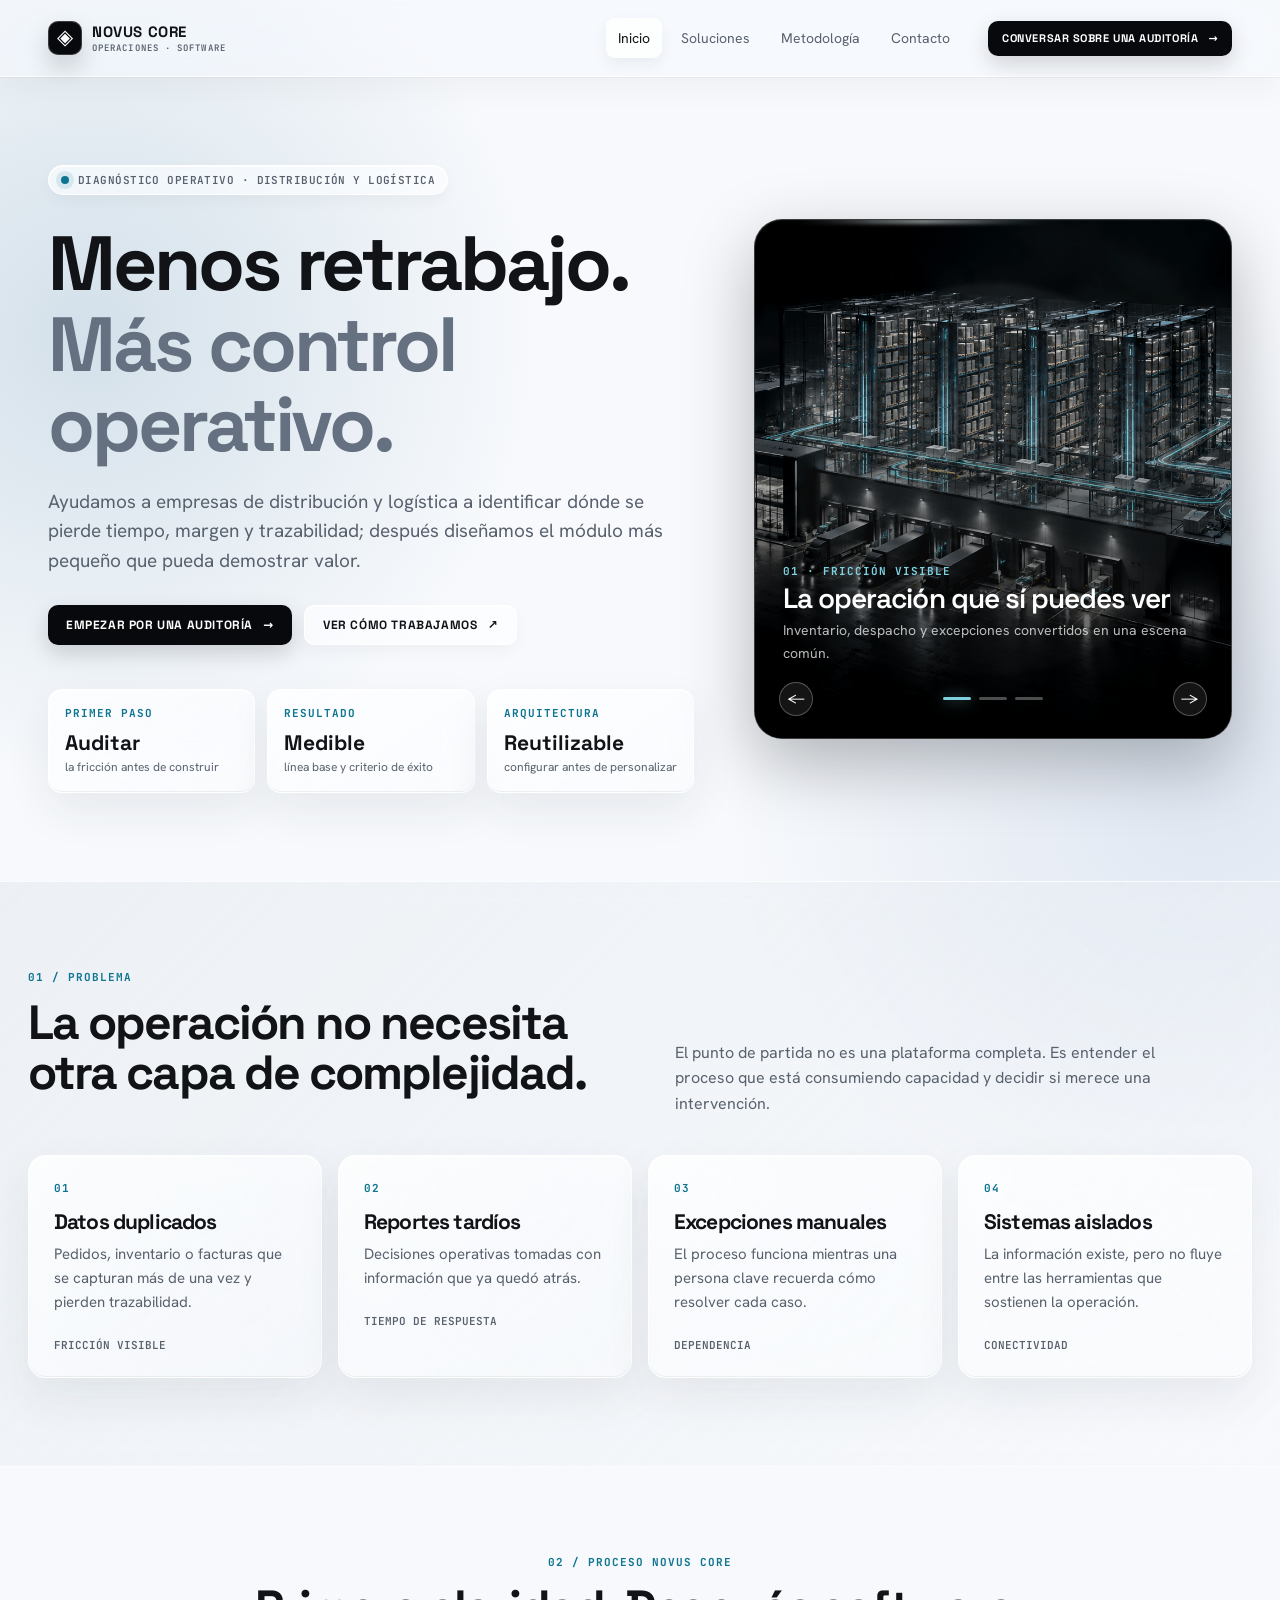
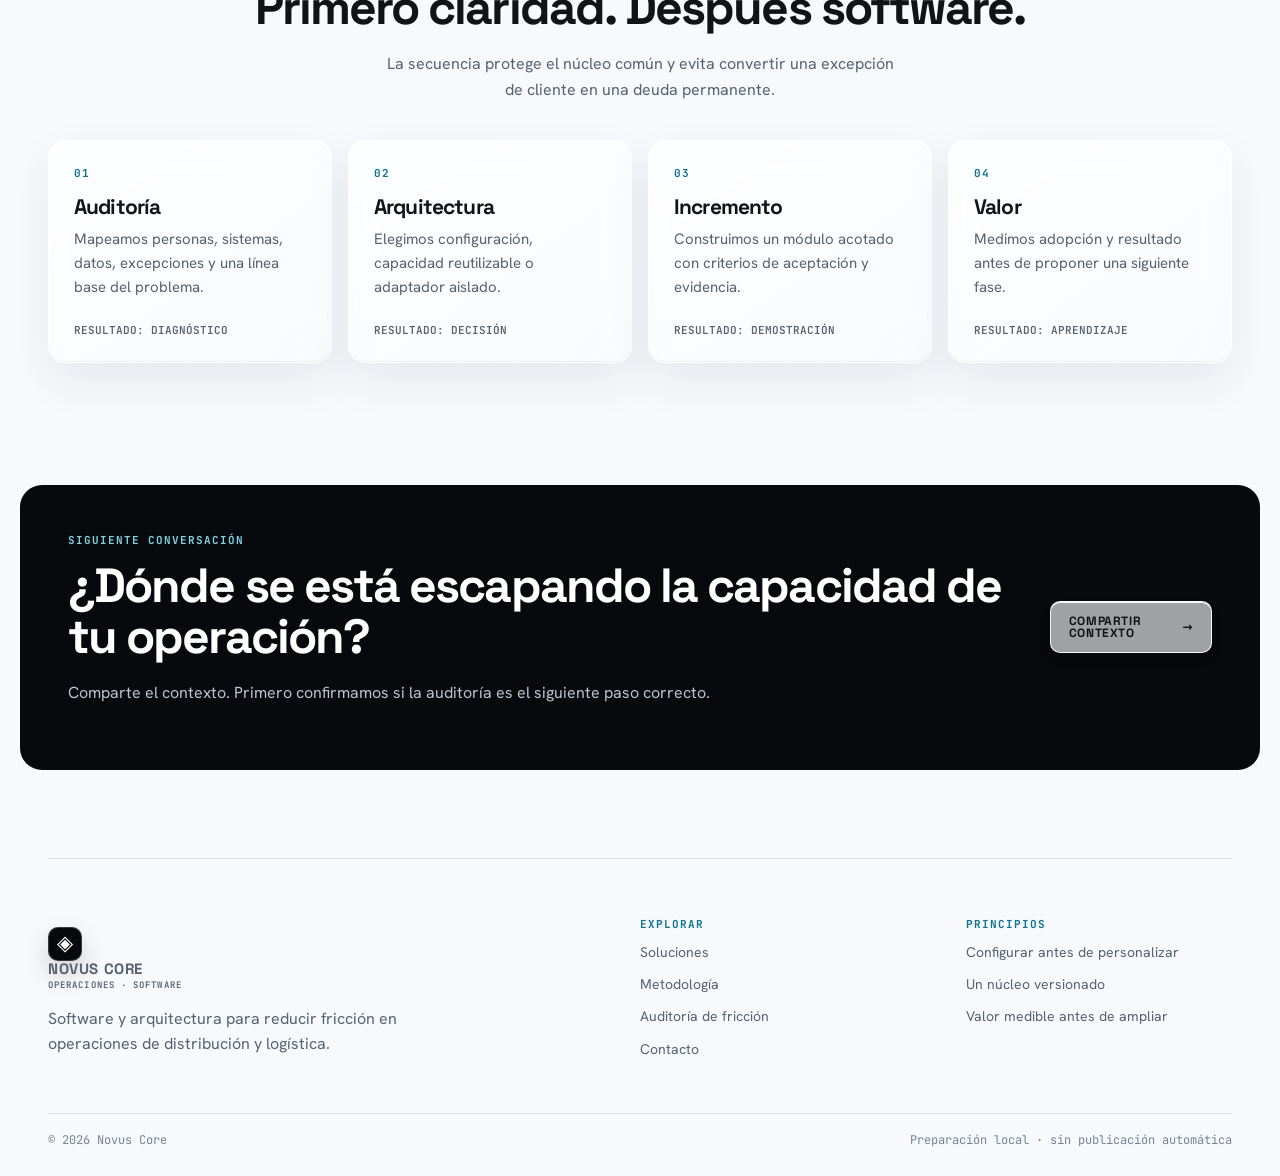
<file: index.html>
<!doctype html>
<html lang="es">
  <head>
    <meta charset="UTF-8" />
    <meta name="viewport" content="width=device-width, initial-scale=1.0" />
    <meta name="description" content="Novus Core ayuda a empresas de distribución y logística a identificar fricción operativa y convertirla en módulos medibles y reutilizables." />
    <meta name="theme-color" content="#f7f9fc" />
    <title>Novus Core — Menos retrabajo. Más control operativo.</title>
    <link rel="icon" type="image/svg+xml" href="data:image/svg+xml,%3Csvg xmlns='http://www.w3.org/2000/svg' viewBox='0 0 64 64'%3E%3Cpath fill='%23050608' d='m32 4 24 14v28L32 60 8 46V18L32 4Z'/%3E%3Cpath fill='%230e7490' d='m32 14 15 9v18l-15 9-15-9V23l15-9Z'/%3E%3C/svg%3E" />
    <link rel="preconnect" href="https://fonts.googleapis.com" />
    <link rel="preconnect" href="https://fonts.gstatic.com" crossorigin />
    <link href="https://fonts.googleapis.com/css2?family=Hanken+Grotesk:wght@400;500;600;700&family=JetBrains+Mono:wght@400;500;600&family=Space+Grotesk:wght@400;500;600;700&display=swap" rel="stylesheet" />
    <link rel="stylesheet" href="/styles.css" />
    <link rel="stylesheet" href="/glass-overrides.css" />
  </head>
  <body>
    <div id="app"></div>
    <script type="module" src="/app.js"></script>
  </body>
</html>
</file>
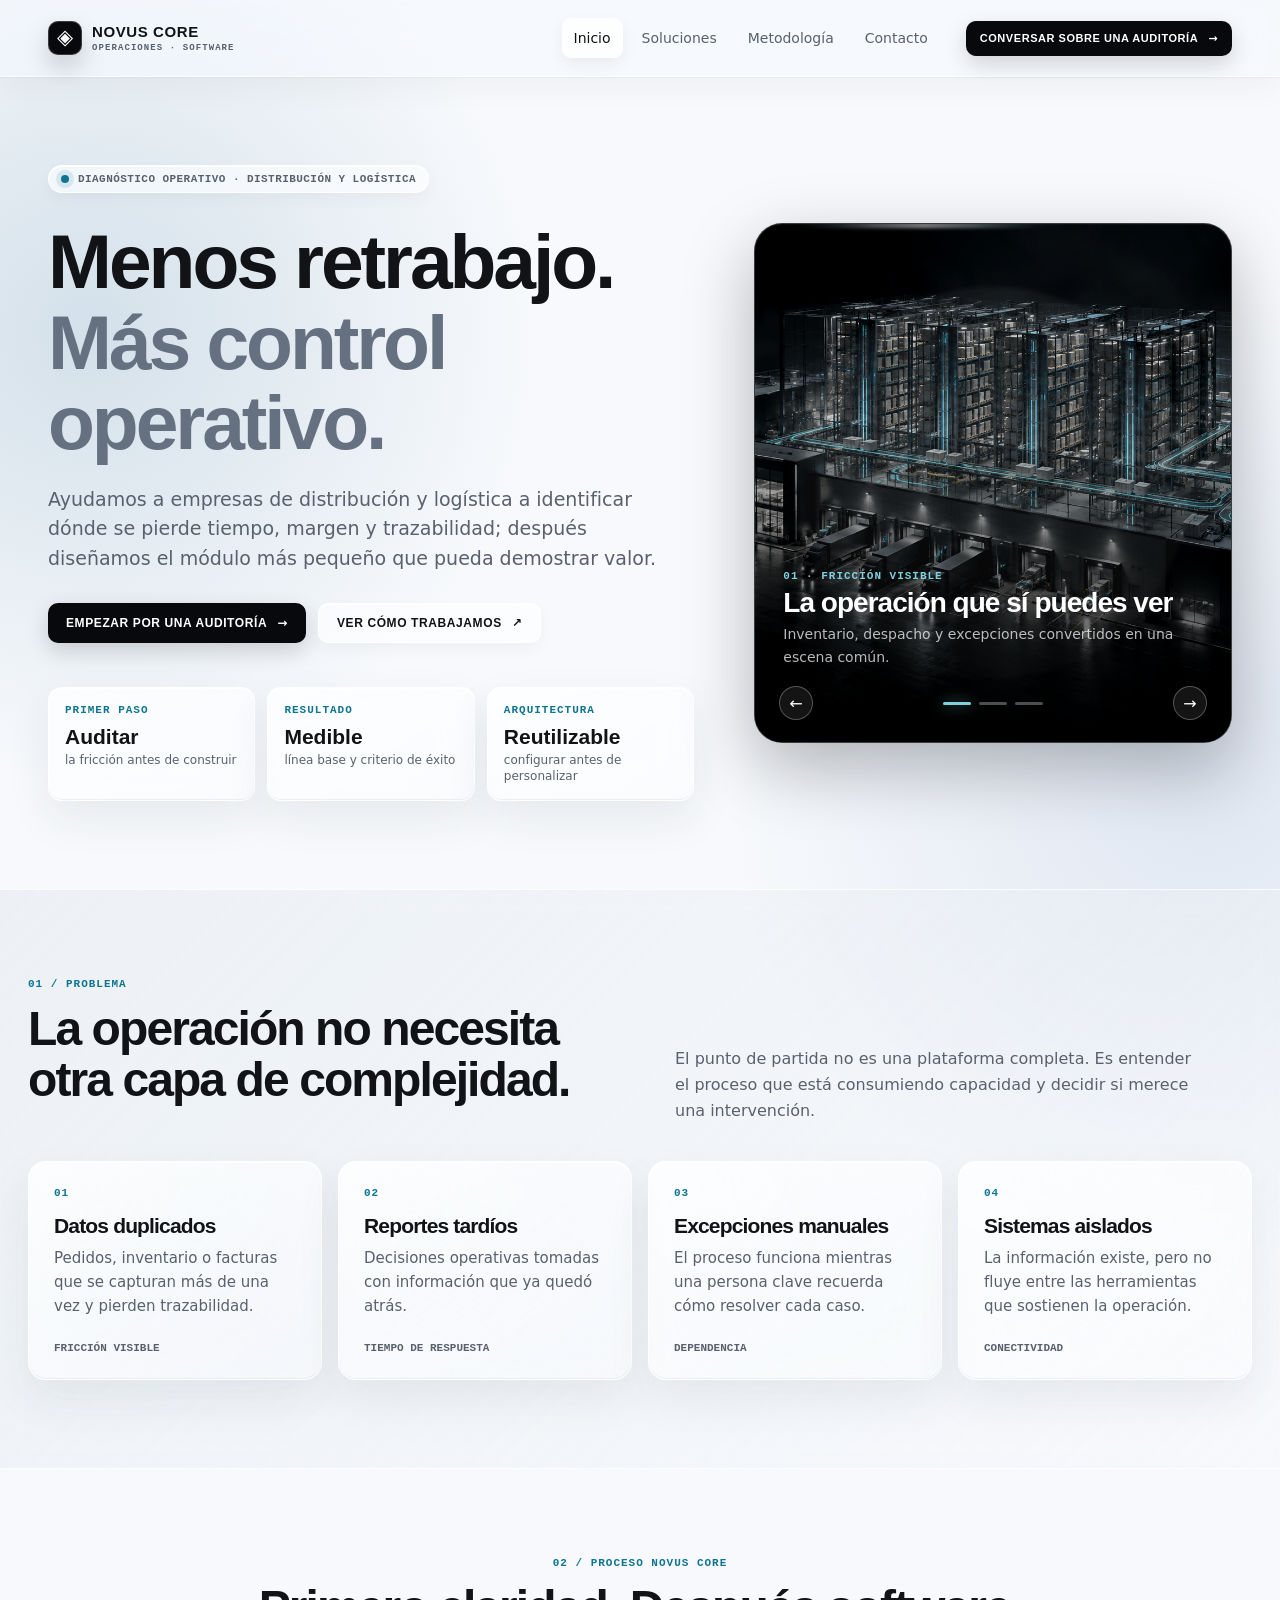
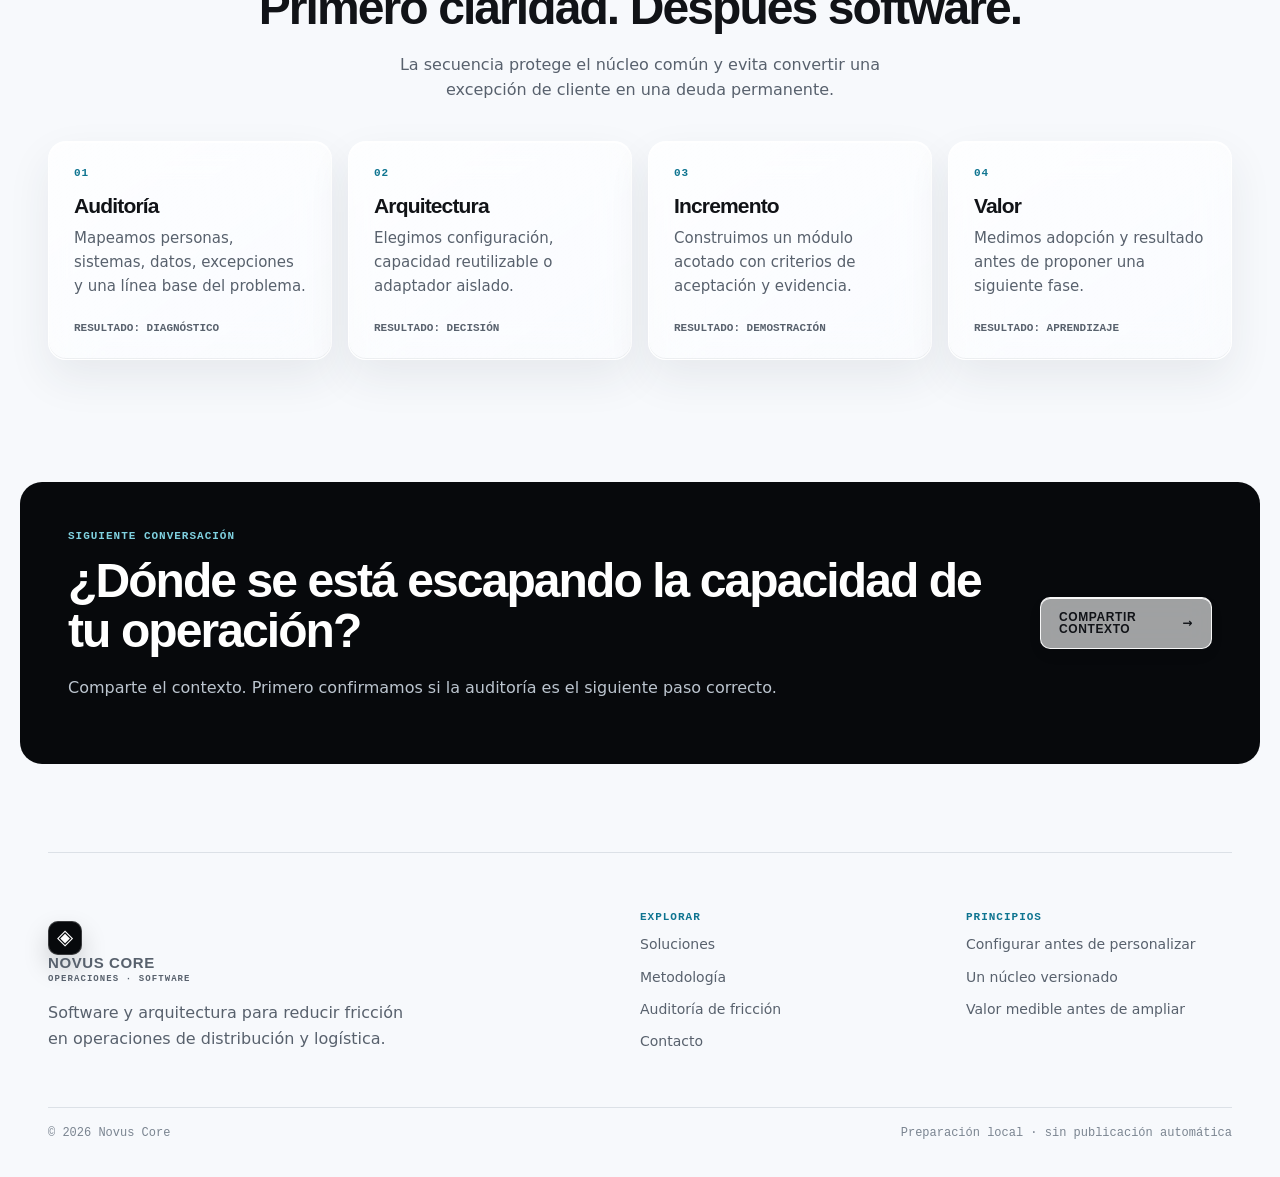
<file: agendar-auditoria/index.html>
<!doctype html>
<html lang="es"><head><meta charset="UTF-8"><meta name="viewport" content="width=device-width, initial-scale=1.0"><title>Novus Core — Auditoría</title><link rel="stylesheet" href="/styles.css"><link rel="stylesheet" href="/glass-overrides.css"></head><body><div id="app"></div><script type="module" src="/app.js"></script></body></html>
</file>
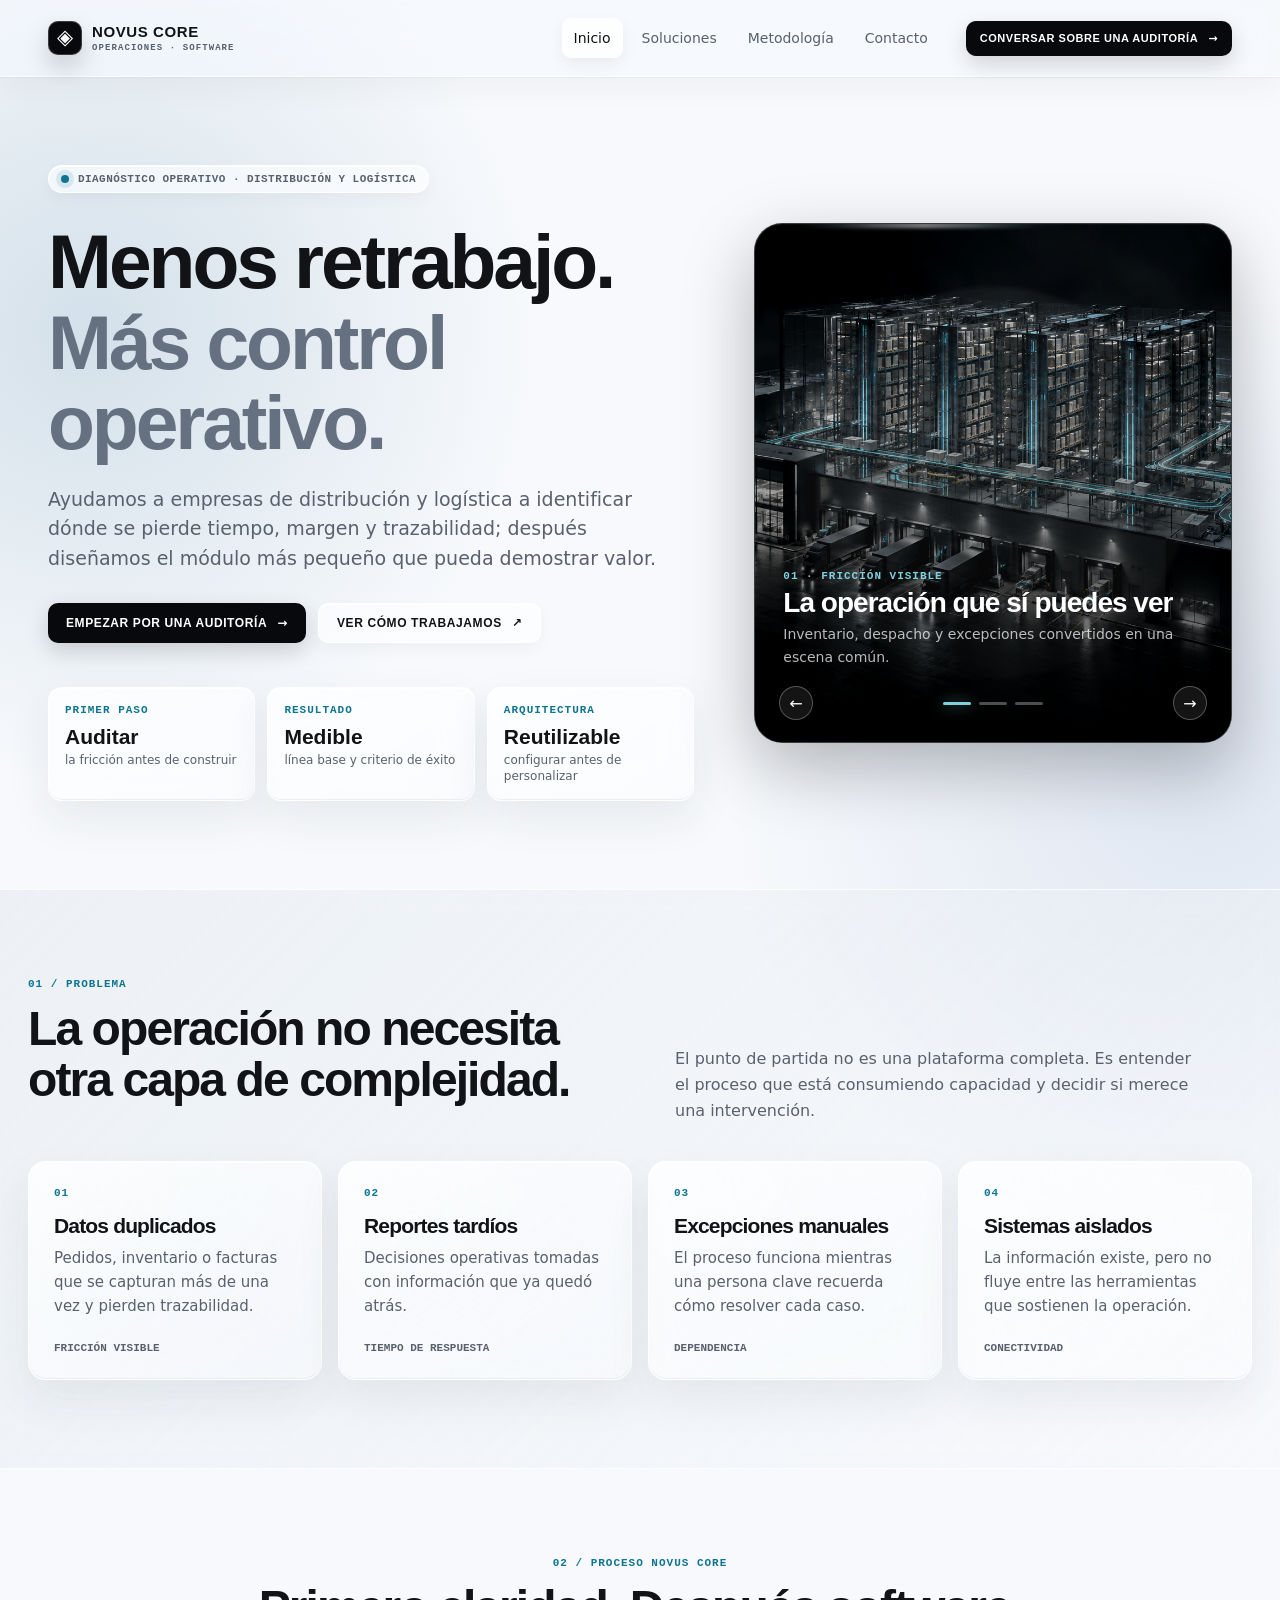
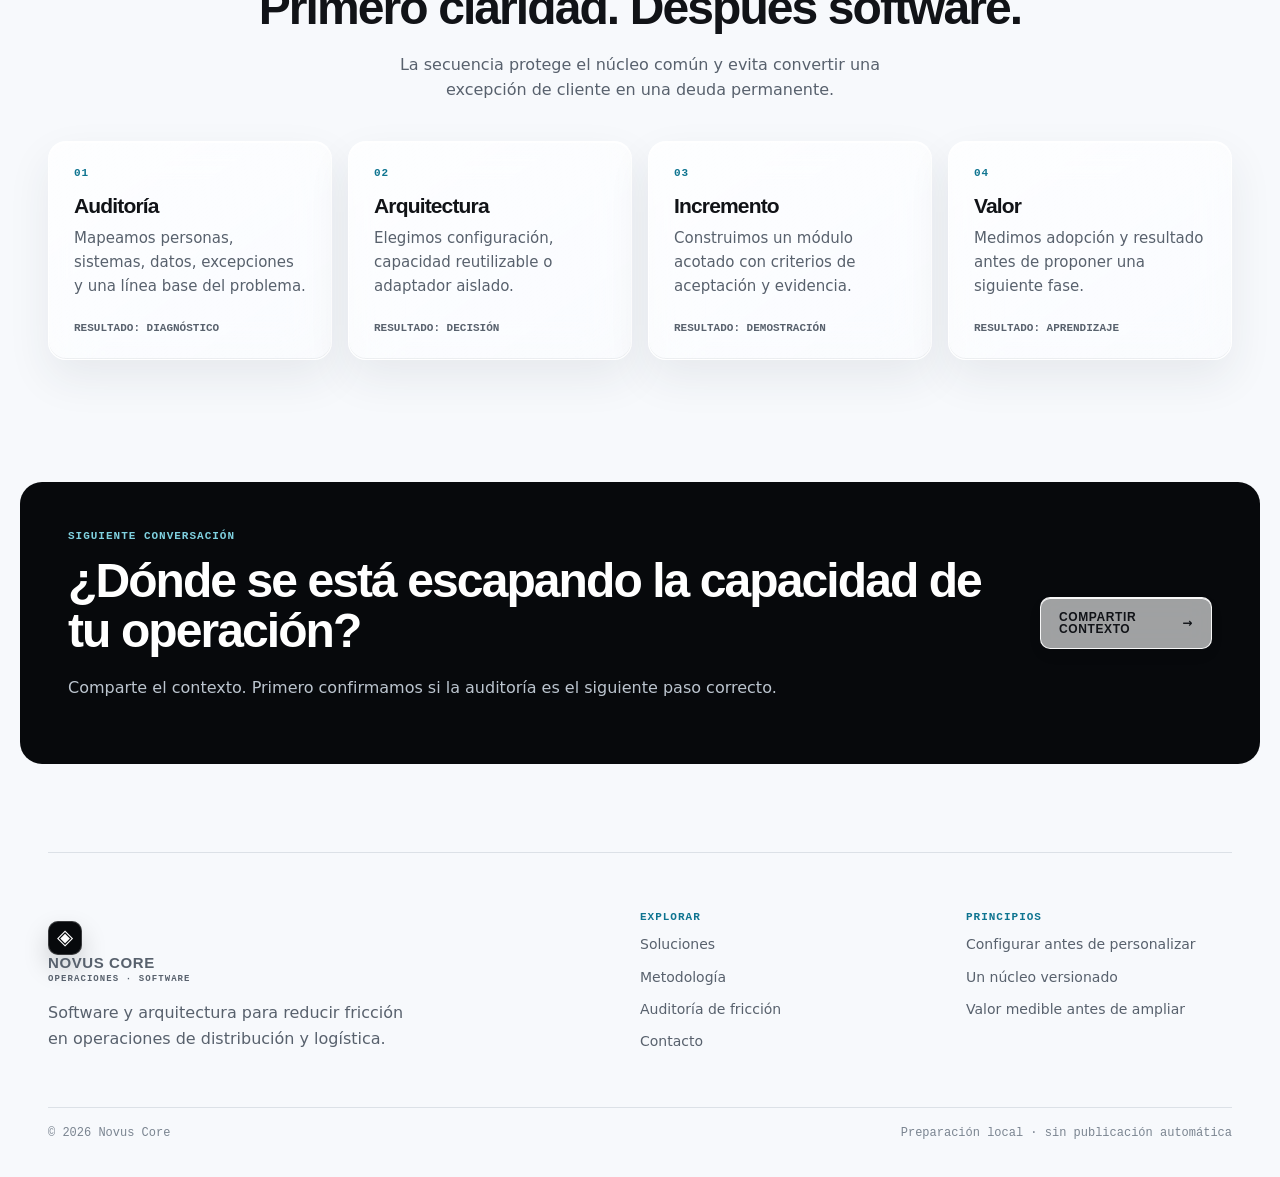
<file: contacto/index.html>
<!doctype html>
<html lang="es"><head><meta charset="UTF-8"><meta name="viewport" content="width=device-width, initial-scale=1.0"><title>Novus Core — Contacto</title><link rel="stylesheet" href="/styles.css"><link rel="stylesheet" href="/glass-overrides.css"></head><body><div id="app"></div><script type="module" src="/app.js"></script></body></html>
</file>
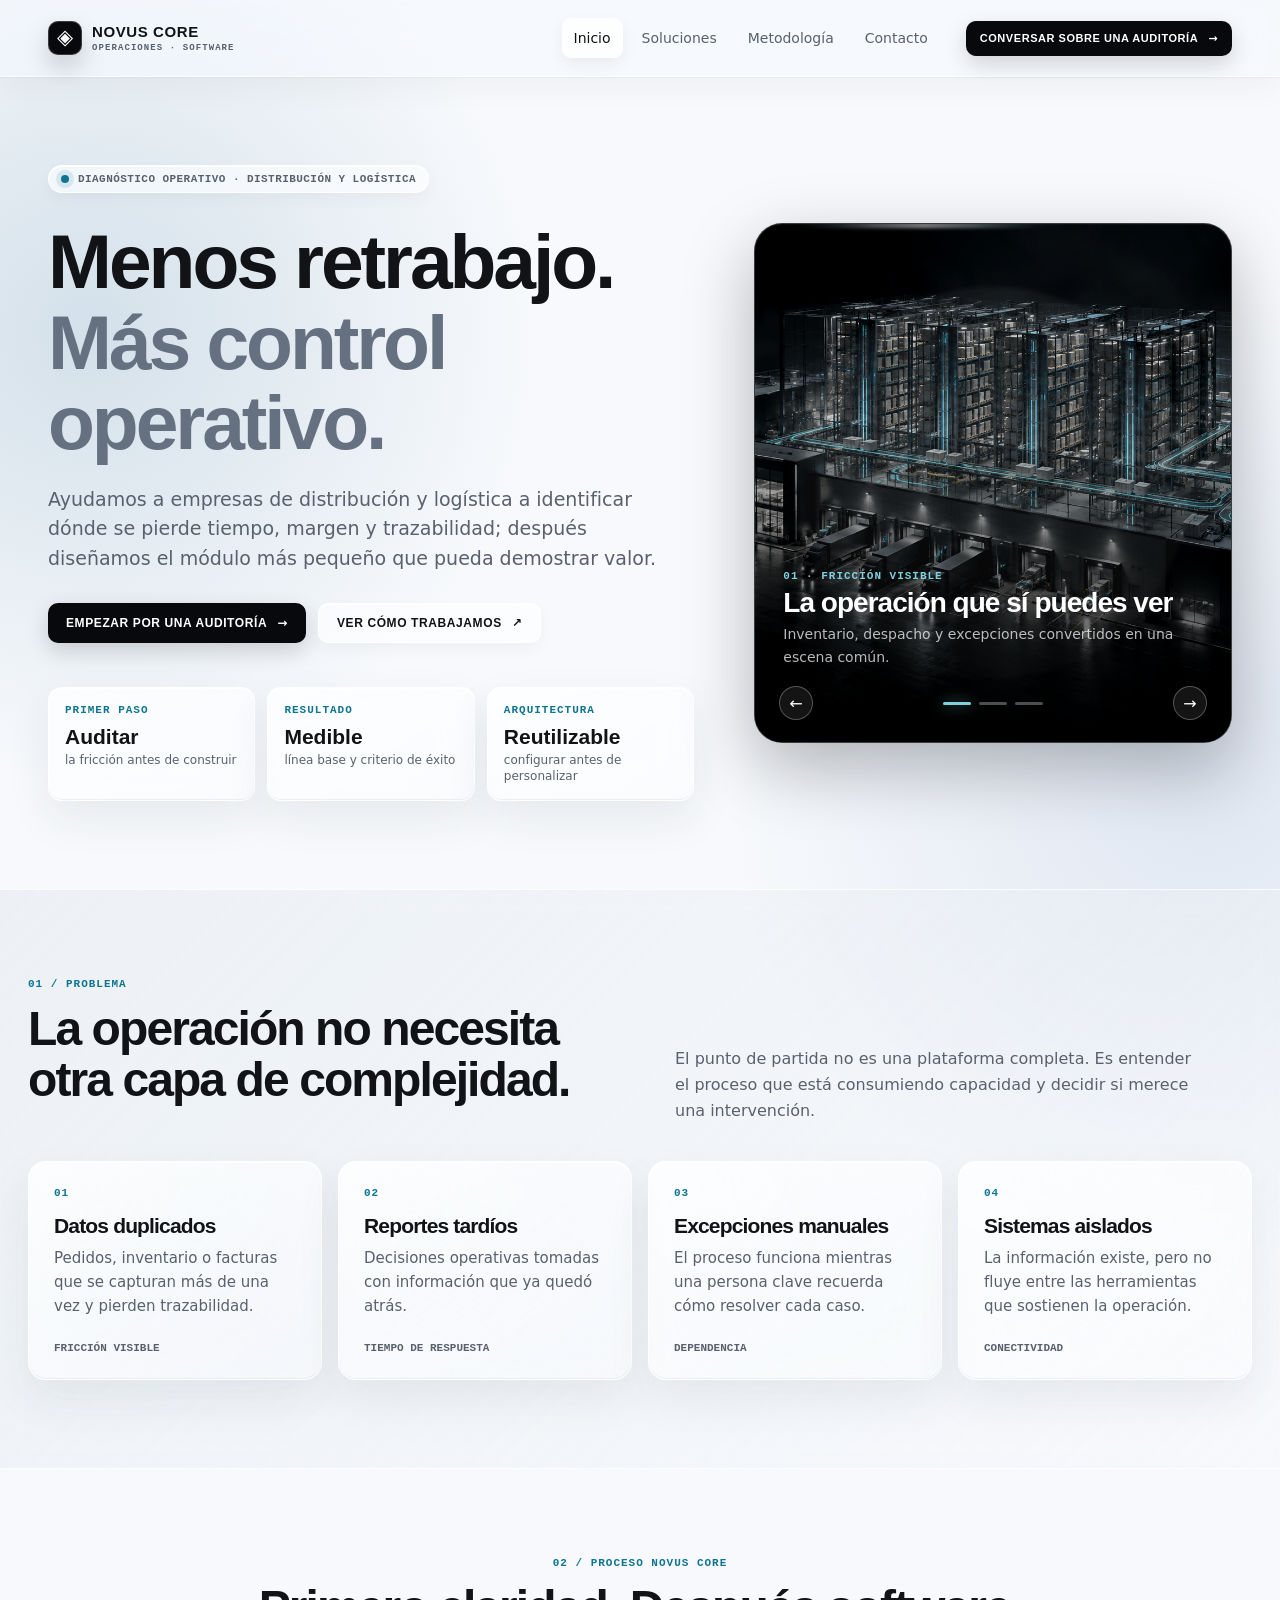
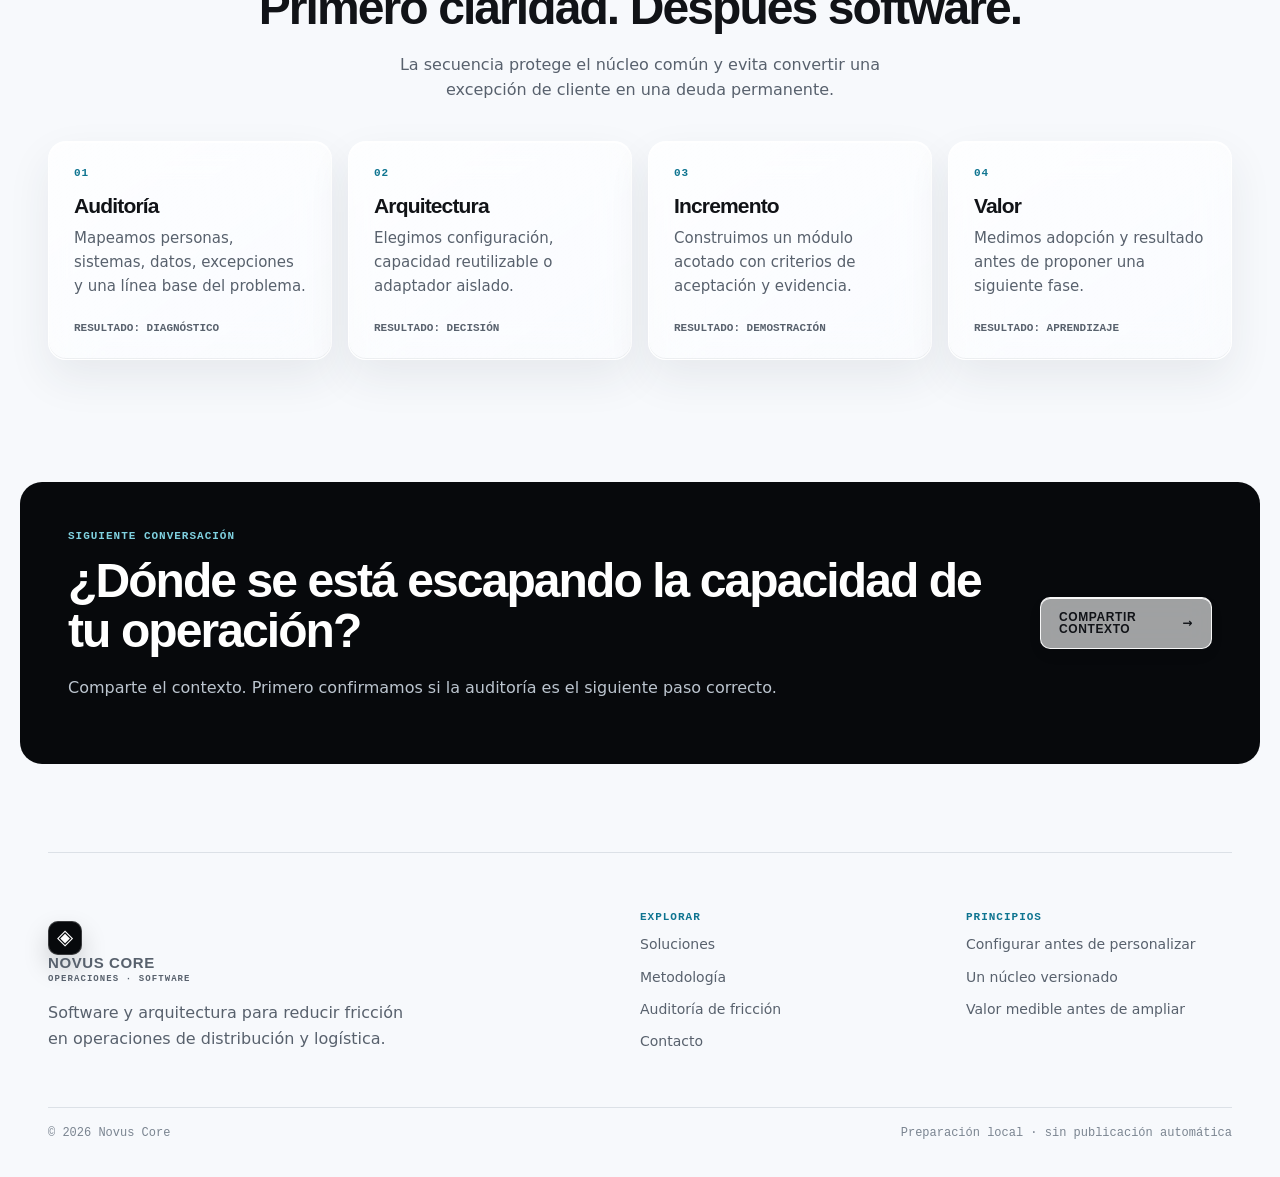
<file: metodologia/index.html>
<!doctype html>
<html lang="es"><head><meta charset="UTF-8"><meta name="viewport" content="width=device-width, initial-scale=1.0"><title>Novus Core — Metodología</title><link rel="stylesheet" href="/styles.css"><link rel="stylesheet" href="/glass-overrides.css"></head><body><div id="app"></div><script type="module" src="/app.js"></script></body></html>
</file>
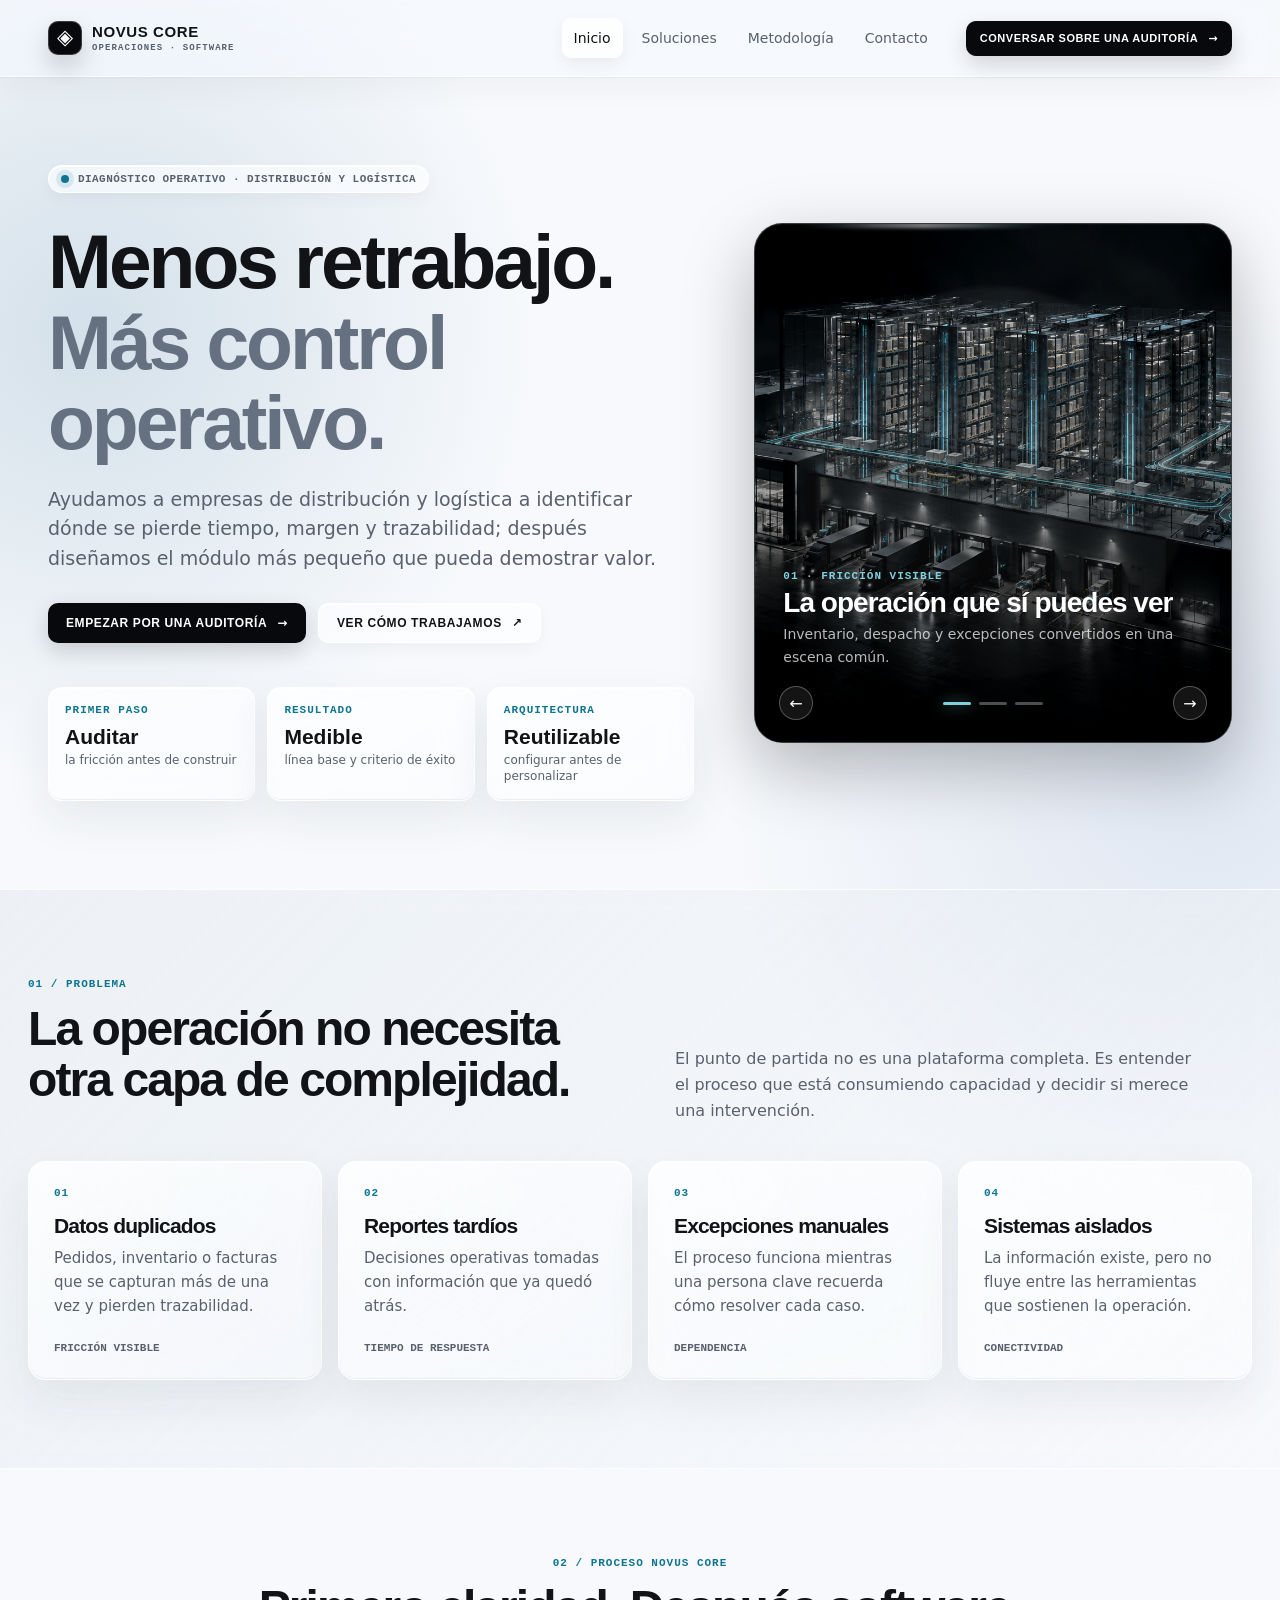
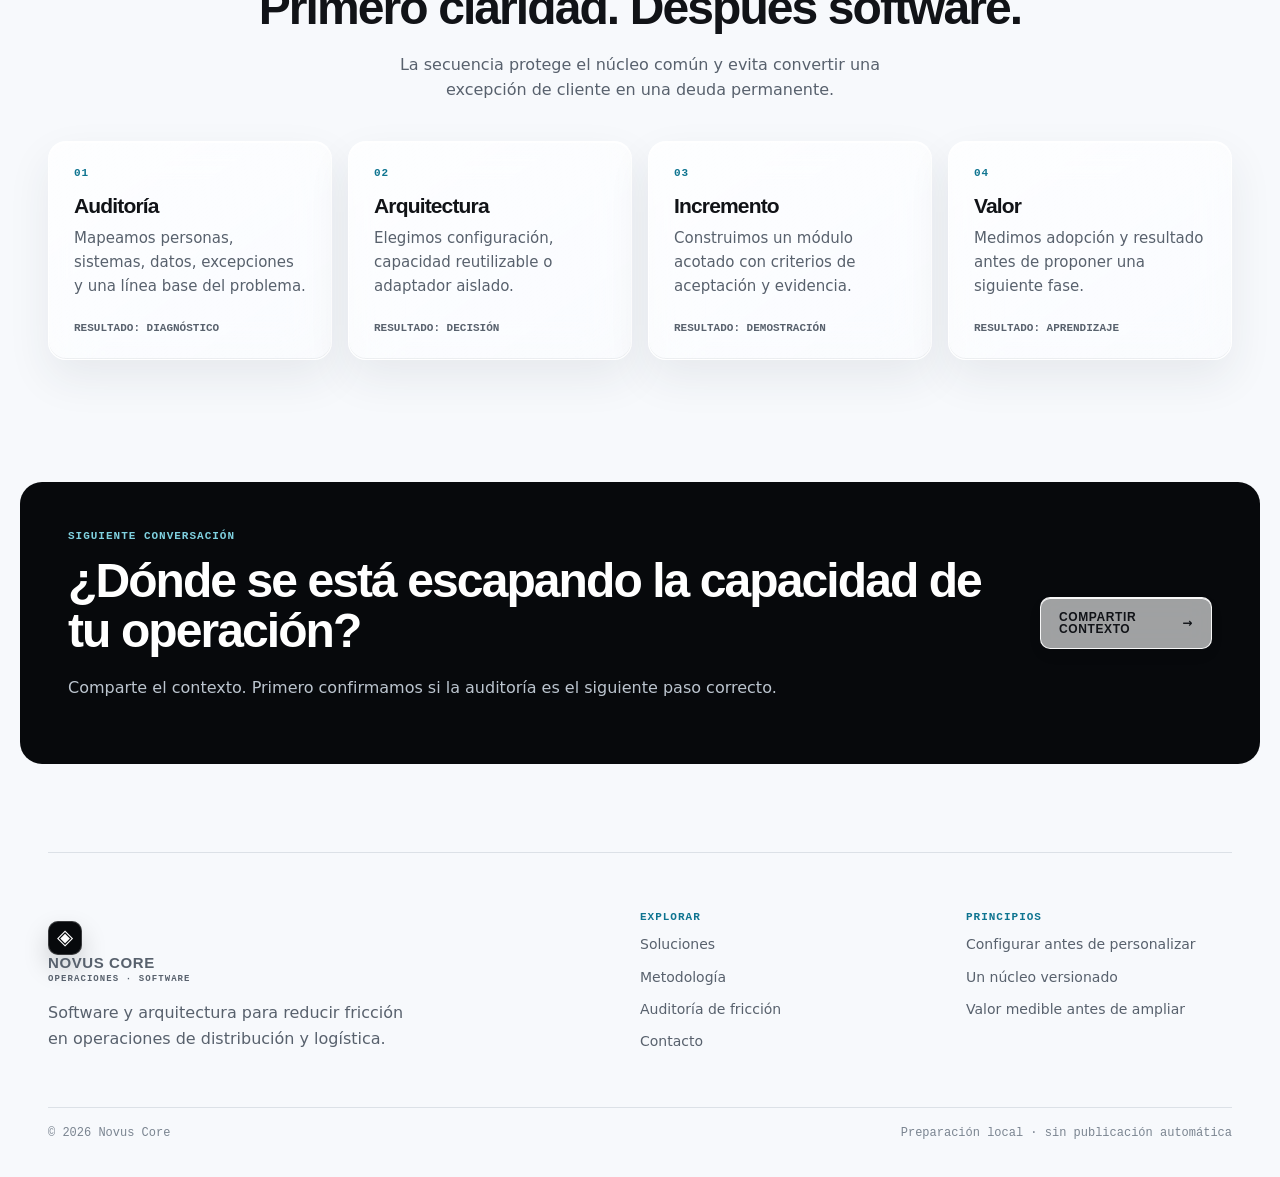
<file: soluciones/index.html>
<!doctype html>
<html lang="es"><head><meta charset="UTF-8"><meta name="viewport" content="width=device-width, initial-scale=1.0"><title>Novus Core — Soluciones</title><link rel="stylesheet" href="/styles.css"><link rel="stylesheet" href="/glass-overrides.css"></head><body><div id="app"></div><script type="module" src="/app.js"></script></body></html>
</file>
<file: styles.css>
:root{--bg:#f7f9fc;--surface:#fff;--muted:#eef1f4;--line:#dce1e7;--ink:#111317;--sub:#58616d;--cyan:#0e7490;--dark:#07090c;--radius:18px;--shadow:0 18px 50px rgba(13,15,18,.08)}*{box-sizing:border-box}html{scroll-behavior:smooth}body{margin:0;background:var(--bg);color:var(--ink);font:16px/1.6 "Hanken Grotesk",system-ui,sans-serif}a{color:inherit;text-decoration:none}button,input,select,textarea{font:inherit}.site-header{position:sticky;top:0;z-index:10;border-bottom:1px solid rgba(220,225,231,.7);background:rgba(247,249,252,.82);backdrop-filter:blur(18px)}.nav-shell{max-width:1240px;margin:auto;min-height:76px;padding:0 28px;display:flex;align-items:center;gap:26px}.brand{display:flex;align-items:center;gap:10px;margin-right:auto}.brand strong{display:block;font:700 15px/1 "Space Grotesk",sans-serif;letter-spacing:.04em}.brand small{display:block;margin-top:5px;color:var(--sub);font:600 9px/1 "JetBrains Mono",monospace;letter-spacing:.12em}.brand-mark{width:34px;height:34px;display:grid;place-items:center;border-radius:10px;background:var(--dark);color:#fff;font-size:21px}.icon{font-family:system-ui;font-weight:700}.nav-shell nav{display:flex;gap:7px}.nav-link{padding:9px 12px;color:var(--sub);font-size:14px;border-radius:9px}.nav-link:hover,.nav-link.active{color:var(--ink);background:#e5ebf3}.button{display:inline-flex;align-items:center;justify-content:center;gap:10px;border:0;border-radius:10px;padding:13px 18px;font:700 12px/1 "Space Grotesk",sans-serif;letter-spacing:.05em;text-transform:uppercase;cursor:pointer}.button-dark{background:var(--dark);color:white;box-shadow:0 8px 22px rgba(7,9,12,.16)}.button-dark:hover{background:#222831;transform:translateY(-1px)}.button-light{background:rgba(255,255,255,.72);border:1px solid white;color:var(--ink);box-shadow:0 5px 18px rgba(13,15,18,.05)}.button-small{padding:12px 14px;font-size:11px}.menu-button{display:none;border:0;background:none;font-size:22px}.section-wrap{max-width:1240px;margin:auto;padding:88px 28px}.hero{display:grid;grid-template-columns:1.15fr .85fr;gap:60px;align-items:center;min-height:680px}.status-pill{display:inline-flex;align-items:center;gap:9px;width:max-content;padding:7px 12px;border-radius:999px;background:#fff;border:1px solid var(--line);color:var(--sub);font:600 11px "JetBrains Mono",monospace;letter-spacing:.04em;text-transform:uppercase}.status-pill i{width:8px;height:8px;border-radius:50%;background:var(--cyan);box-shadow:0 0 0 5px rgba(14,116,144,.12)}h1,h2,h3{font-family:"Space Grotesk",sans-serif;letter-spacing:-.04em;line-height:1.05}h1{font-size:clamp(42px,6vw,78px);margin:28px 0 22px;max-width:820px}h1 em{font-style:normal;color:#657080}h2{font-size:clamp(30px,4vw,48px);margin:14px 0 18px}h3{font-size:21px;margin:16px 0 9px}.lead{max-width:700px;color:var(--sub);font-size:19px;line-height:1.55}.actions{display:flex;flex-wrap:wrap;gap:12px;margin-top:30px}.metric-row{display:grid;grid-template-columns:repeat(3,1fr);gap:12px;margin-top:44px}.metric-row>div{padding:16px;background:rgba(255,255,255,.68);border:1px solid rgba(255,255,255,.85);border-radius:14px;box-shadow:0 10px 28px rgba(13,15,18,.04)}.metric-row span,.eyebrow,.card-number{display:block;color:var(--cyan);font:700 11px "JetBrains Mono",monospace;letter-spacing:.09em;text-transform:uppercase}.metric-row strong{display:block;margin-top:9px;font:700 21px "Space Grotesk",sans-serif}.metric-row small{display:block;color:var(--sub);font-size:12px;line-height:1.3;margin-top:4px}.hero-visual{position:relative;min-height:460px;border-radius:28px;background:linear-gradient(145deg,#fefefe,#e4e9ee);box-shadow:var(--shadow);overflow:hidden;display:grid;place-items:center}.hero-visual:before,.hero-visual:after{content:"";position:absolute;border-radius:50%;filter:blur(2px);border:1px solid rgba(14,116,144,.15)}.hero-visual:before{width:390px;height:390px;background:rgba(255,255,255,.42)}.hero-visual:after{width:260px;height:260px;background:rgba(214,226,235,.36)}.prism{position:relative;width:225px;height:225px;transform:rotate(30deg);z-index:1}.prism-ring{position:absolute;inset:0;border:1px solid rgba(14,116,144,.4);background:rgba(255,255,255,.24);clip-path:polygon(50% 0,93% 25%,93% 75%,50% 100%,7% 75%,7% 25%)}.ring-two{inset:27px;transform:rotate(30deg);border-color:rgba(7,9,12,.28)}.prism-core{position:absolute;inset:78px;display:grid;place-items:center;transform:rotate(-60deg);clip-path:polygon(50% 0,93% 25%,93% 75%,50% 100%,7% 75%,7% 25%);background:var(--dark);color:white;font:700 22px "JetBrains Mono",monospace}.data-panel{position:absolute;z-index:2;left:25px;right:25px;bottom:25px;padding:18px;border:1px solid rgba(255,255,255,.9);border-radius:15px;background:rgba(255,255,255,.82);backdrop-filter:blur(16px);box-shadow:0 12px 30px rgba(13,15,18,.09)}.data-panel span{display:block;color:var(--cyan);font:700 11px "JetBrains Mono",monospace;text-transform:uppercase}.data-panel b{display:block;margin-top:7px;font:600 17px "Space Grotesk",sans-serif}.data-panel small{display:block;color:var(--sub);margin-top:5px}.section-muted{max-width:none;background:#eef1f4}.section-heading{max-width:1240px;margin:0 auto 38px;display:grid;grid-template-columns:1fr 1fr;gap:70px;align-items:end}.section-heading p,.section-heading .lead{color:var(--sub);margin:0;max-width:520px}.section-heading.centered{display:block;text-align:center}.section-heading.centered p{margin:auto}.card-grid{display:grid;gap:16px}.card-grid.four{grid-template-columns:repeat(4,1fr)}.card-grid.three{grid-template-columns:repeat(3,1fr)}.process-grid{display:grid;grid-template-columns:repeat(4,1fr);gap:16px}.card{padding:25px;background:rgba(255,255,255,.82);border:1px solid rgba(255,255,255,.95);border-radius:var(--radius);box-shadow:0 7px 22px rgba(13,15,18,.04)}.card p{color:var(--sub);margin:0;font-size:15px}.card-label{display:block;margin-top:24px;color:var(--sub);font:600 11px "JetBrains Mono",monospace;text-transform:uppercase}.cta-band{display:flex;justify-content:space-between;align-items:center;gap:30px;background:var(--dark);color:white;border-radius:22px;margin-top:34px;margin-bottom:88px;padding:48px}.cta-band p{color:#bcc5cf}.cta-band .eyebrow{color:#7fd1e0}.page-hero{padding-top:90px;padding-bottom:64px}.page-hero h1{max-width:850px}.split-panel{display:grid;grid-template-columns:.9fr 1.1fr;gap:60px;align-items:start}.decision-list{display:grid;gap:10px}.decision-list div{padding:18px 20px;background:white;border:1px solid var(--line);border-radius:13px}.decision-list b{display:block;font:700 17px "Space Grotesk",sans-serif}.decision-list span{color:var(--sub);font-size:14px}.calculator-section{display:grid;grid-template-columns:1fr 1fr;gap:80px;align-items:center}.calculator{display:grid;gap:11px}.calculator label{display:flex;justify-content:space-between;gap:16px;font-weight:600;font-size:14px}.calculator output{font-family:"JetBrains Mono",monospace;color:var(--cyan)}input[type=range]{width:100%;accent-color:var(--cyan)}.calc-result{margin-top:12px;padding:21px;border-radius:14px;background:var(--dark);color:white}.calc-result span,.calc-result small{display:block;color:#bdc7d1;font-size:13px}.calc-result strong{display:block;font:700 42px "Space Grotesk",sans-serif;margin:5px 0}.timeline{max-width:900px;margin:auto;display:grid;gap:0}.timeline-item{display:grid;grid-template-columns:75px 1fr;gap:24px;position:relative;padding:0 0 32px}.timeline-item:not(:last-child):after{content:"";position:absolute;top:44px;left:24px;bottom:0;width:1px;background:#b6c0cb}.timeline-item>span{position:relative;z-index:1;width:50px;height:50px;display:grid;place-items:center;border-radius:14px;background:var(--dark);color:#fff;font:600 13px "JetBrains Mono",monospace}.timeline-item h3{margin:4px 0 7px}.timeline-item p{margin:0;color:var(--sub)}.audit-layout{display:grid;grid-template-columns:1.1fr .9fr;gap:28px;align-items:start}.form-card,.note-card{padding:32px;background:white;border:1px solid var(--line);border-radius:var(--radius);box-shadow:var(--shadow)}.form-step{padding-bottom:18px;margin-bottom:20px;border-bottom:1px solid var(--line)}.form-step span{color:var(--cyan);font:700 11px "JetBrains Mono",monospace;text-transform:uppercase}.form-step h2{font-size:32px;margin-bottom:10px}.form-step p,.note-card p{color:var(--sub);margin:0}.form-card label{display:grid;gap:7px;margin-top:17px;font-weight:600;font-size:14px}.form-card input,.form-card select,.form-card textarea{width:100%;border:1px solid var(--line);border-radius:9px;padding:12px 13px;background:#f7f9fb;color:var(--ink);resize:vertical}.form-card input:focus,.form-card select:focus,.form-card textarea:focus{outline:2px solid rgba(14,116,144,.2);border-color:var(--cyan)}.form-card .consent{display:flex;grid-template-columns:auto 1fr;align-items:center;gap:8px;font-size:13px;color:var(--sub)}.form-card .consent input{width:auto}.form-note{min-height:24px;color:var(--cyan);font-size:14px}.audit-aside{display:grid;gap:16px}.dark-card{padding:30px;border-radius:var(--radius);background:var(--dark);color:white}.dark-card .eyebrow{color:#7fd1e0}.dark-card h2{font-size:31px}.dark-card ul{padding-left:19px;color:#d6dde4}.dark-card li{margin:10px 0}.note-card b{font-family:"Space Grotesk",sans-serif}.site-footer{max-width:1240px;margin:auto;padding:0 28px 28px}.footer-grid{display:grid;grid-template-columns:2fr 1fr 1fr;gap:60px;padding:58px 0 40px;border-top:1px solid var(--line)}.footer-brand .brand{margin-bottom:15px}.footer-grid p{max-width:360px;color:var(--sub)}.footer-grid a,.footer-grid>div>span:not(.eyebrow){display:block;margin-top:10px;color:var(--sub);font-size:14px}.footer-grid a:hover{color:var(--ink)}.footer-bottom{display:flex;justify-content:space-between;gap:20px;padding-top:18px;border-top:1px solid var(--line);color:#7a8490;font:12px "JetBrains Mono",monospace}@media(max-width:900px){.nav-shell nav{display:none}.nav-shell nav.open{position:absolute;left:18px;right:18px;top:68px;display:grid;padding:12px;background:white;border:1px solid var(--line);border-radius:14px;box-shadow:var(--shadow)}.menu-button{display:block}.nav-shell>.button{display:none}.hero,.split-panel,.calculator-section,.audit-layout{grid-template-columns:1fr}.hero{padding-top:60px}.hero-visual{min-height:360px}.section-heading{grid-template-columns:1fr;gap:12px}.card-grid.four,.process-grid{grid-template-columns:repeat(2,1fr)}}@media(max-width:600px){.nav-shell{padding:0 18px}.section-wrap{padding:60px 18px}.hero{min-height:auto;padding-top:48px}.hero h1{font-size:46px}.lead{font-size:17px}.metric-row{grid-template-columns:1fr}.card-grid.four,.card-grid.three,.process-grid{grid-template-columns:1fr}.cta-band{margin:10px 18px 60px;padding:28px;display:block}.cta-band .button{margin-top:20px}.page-hero{padding-top:55px}.form-card,.note-card{padding:22px}.footer-grid{grid-template-columns:1fr;gap:25px}.footer-bottom{display:block}.footer-bottom span{display:block;margin-top:8px}.brand strong{font-size:13px}}
</file>
<file: glass-overrides.css>
:root {
  --glass-border: rgba(255, 255, 255, 0.9);
  --glass-shadow: 0 18px 44px rgba(35, 47, 60, 0.08), inset 0 1px 0 rgba(255, 255, 255, 0.96), inset 0 -1px 0 rgba(69, 78, 90, 0.08);
}

body {
  background:
    radial-gradient(circle at 7% 12%, rgba(198, 215, 227, 0.72), transparent 28rem),
    radial-gradient(circle at 94% 28%, rgba(220, 228, 240, 0.88), transparent 30rem),
    #f7f9fc;
}

.site-header {
  background: rgba(247, 249, 252, 0.58);
  border-bottom-color: rgba(255, 255, 255, 0.86);
  backdrop-filter: blur(26px) saturate(180%);
  box-shadow: 0 1px 0 rgba(13, 15, 18, 0.04), 0 12px 32px rgba(13, 15, 18, 0.04);
}

.nav-link:hover,
.nav-link.active {
  background: rgba(255, 255, 255, 0.72);
  box-shadow: inset 0 1px 0 rgba(255, 255, 255, 0.96), 0 6px 16px rgba(13, 15, 18, 0.06);
}

.hero-visual,
.card,
.decision-list div,
.form-card,
.note-card,
.metric-row > div {
  position: relative;
  overflow: hidden;
  background: linear-gradient(145deg, rgba(255, 255, 255, 0.82), rgba(255, 255, 255, 0.4));
  border: 1px solid var(--glass-border);
  box-shadow: var(--glass-shadow);
  backdrop-filter: blur(24px) saturate(180%);
}

.hero-visual::after,
.card::before,
.form-card::before,
.note-card::before,
.metric-row > div::before {
  content: "";
  position: absolute;
  left: 8%;
  right: 8%;
  top: 0;
  height: 1px;
  background: linear-gradient(90deg, transparent, rgba(255, 255, 255, 1), transparent);
  pointer-events: none;
}

.section-muted {
  background: linear-gradient(135deg, rgba(226, 232, 238, 0.5), rgba(247, 249, 252, 0.22));
  border-block: 1px solid rgba(255, 255, 255, 0.76);
  backdrop-filter: blur(14px);
}

.data-panel {
  background: linear-gradient(135deg, rgba(255, 255, 255, 0.84), rgba(255, 255, 255, 0.46));
  border-color: rgba(255, 255, 255, 0.96);
  backdrop-filter: blur(24px) saturate(190%);
  box-shadow: 0 14px 34px rgba(13, 15, 18, 0.1), inset 0 1px 0 rgba(255, 255, 255, 0.95);
}

.status-pill,
.button-light {
  background: rgba(255, 255, 255, 0.62);
  border-color: rgba(255, 255, 255, 0.92);
  backdrop-filter: blur(14px) saturate(160%);
  box-shadow: inset 0 1px 0 rgba(255, 255, 255, 0.94), 0 6px 16px rgba(13, 15, 18, 0.04);
}

.timeline-item > span,
.brand-mark,
.prism-core {
  box-shadow: 0 0 0 1px rgba(255, 255, 255, 0.2) inset, 0 12px 26px rgba(7, 9, 12, 0.18);
}

.scene-viewer {
  min-height: 520px;
  isolation: isolate;
  background: #030507;
  border-color: rgba(255, 255, 255, 0.22);
  box-shadow: 0 24px 70px rgba(4, 8, 12, 0.28), inset 0 1px 0 rgba(255, 255, 255, 0.25);
}

.scene-viewer > img {
  position: absolute;
  inset: 0;
  width: 100%;
  height: 100%;
  object-fit: cover;
  opacity: 0.88;
  filter: saturate(0.88) contrast(1.08);
  transition: opacity 220ms ease, transform 700ms cubic-bezier(.2,.8,.2,1);
}

.scene-viewer:hover > img { transform: scale(1.035); }

.scene-shade {
  position: absolute;
  inset: 0;
  z-index: 1;
  background: linear-gradient(180deg, rgba(0, 0, 0, 0.03) 35%, rgba(0, 0, 0, 0.8) 100%);
}

.scene-caption {
  position: absolute;
  z-index: 2;
  left: 28px;
  right: 28px;
  bottom: 74px;
  display: grid;
  gap: 6px;
  color: white;
}

.scene-caption span { color: #7fd1e0; font: 700 11px "JetBrains Mono", monospace; letter-spacing: .09em; text-transform: uppercase; }
.scene-caption b { max-width: 520px; font: 600 28px/1.05 "Space Grotesk", sans-serif; letter-spacing: -.035em; }
.scene-caption small { max-width: 420px; color: rgba(255, 255, 255, .72); font-size: 14px; }

.scene-controls {
  position: absolute;
  z-index: 3;
  left: 24px;
  right: 24px;
  bottom: 22px;
  display: flex;
  align-items: center;
  justify-content: space-between;
}

.scene-arrow { width: 34px; height: 34px; border: 1px solid rgba(255,255,255,.28); border-radius: 50%; background: rgba(255,255,255,.08); color: white; cursor: pointer; backdrop-filter: blur(12px); }
.scene-arrow:hover { background: rgba(255,255,255,.22); }
.scene-dots { display: flex; gap: 8px; }
.scene-dot { width: 28px; height: 3px; border: 0; border-radius: 99px; background: rgba(255,255,255,.3); cursor: pointer; }
.scene-dot.active { background: #7fd1e0; box-shadow: 0 0 14px rgba(127,209,224,.65); }

.contact-layout { display: grid; grid-template-columns: 1.1fr .9fr; gap: 28px; align-items: start; }
.contact-aside { display: grid; gap: 16px; }
.form-two { display: grid; grid-template-columns: 1fr 1fr; gap: 16px; }
.whatsapp-card { background: linear-gradient(145deg, #071016, #102731); border: 1px solid rgba(127, 209, 224, .28); }
.button-whatsapp { margin-top: 18px; background: #d9f8e8; color: #092a19; }
.button-whatsapp:hover { background: #baf1d3; }
.whatsapp-card small { display: block; margin-top: 13px; color: rgba(255,255,255,.58); font: 11px "JetBrains Mono", monospace; }
.contact-points { display: grid; gap: 8px; margin-top: 20px; padding-top: 16px; border-top: 1px solid var(--line); }
.contact-points span { display: flex; align-items: center; gap: 10px; color: var(--sub); font-size: 14px; }
.contact-points .icon { display: inline-grid; place-items: center; width: 24px; height: 24px; border-radius: 7px; background: var(--muted); color: var(--cyan); font: 700 10px "JetBrains Mono", monospace; }

@media (max-width: 600px) {
  .scene-viewer { min-height: 420px; }
  .scene-caption { left: 20px; right: 20px; bottom: 70px; }
  .scene-caption b { font-size: 23px; }
  .contact-layout { grid-template-columns: 1fr; }
  .form-two { grid-template-columns: 1fr; gap: 0; }
}

@media (max-width: 900px) {
  .nav-shell nav.open {
    background: rgba(255, 255, 255, 0.78);
    border-color: rgba(255, 255, 255, 0.96);
    backdrop-filter: blur(24px) saturate(180%);
  }
}
</file>
